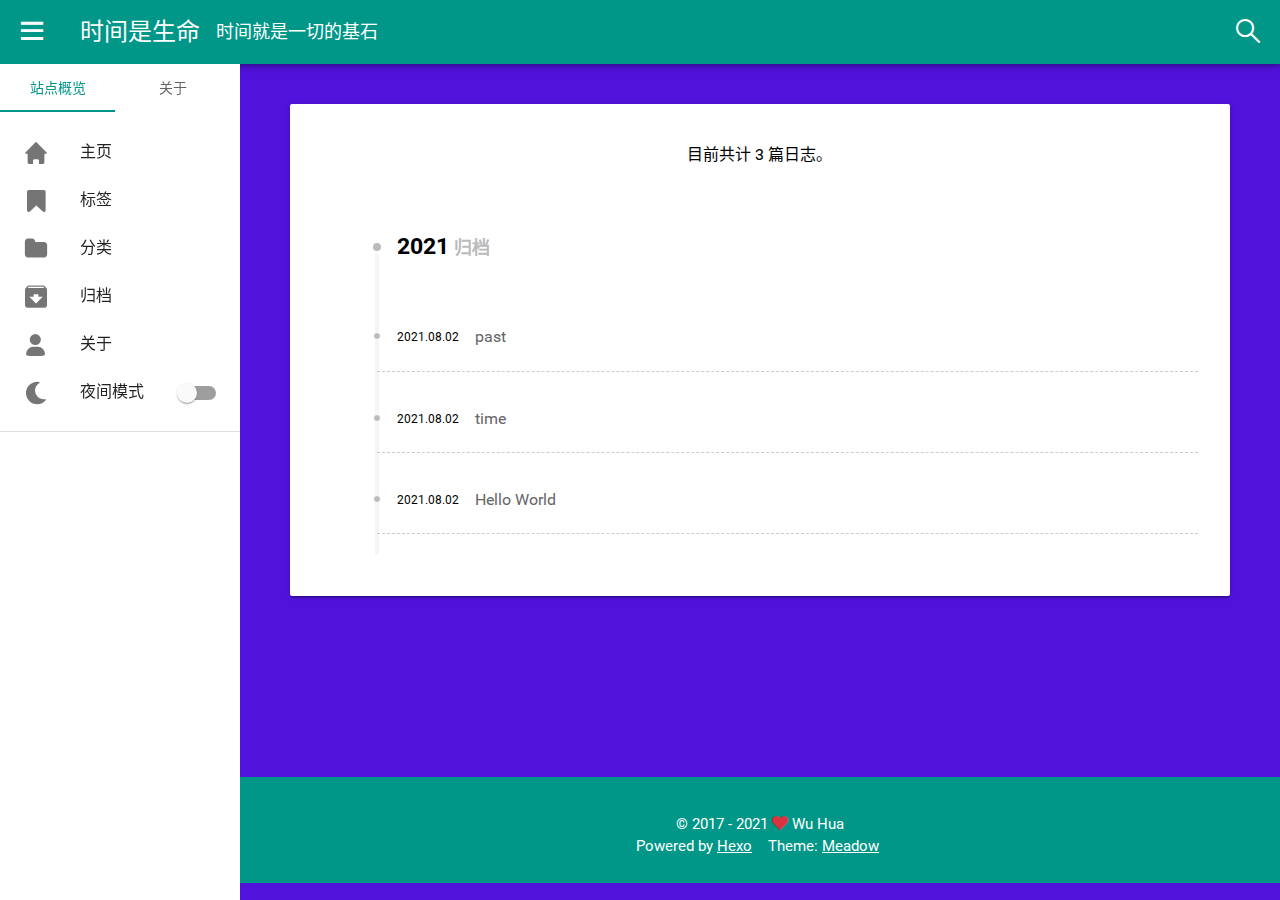
<file: archives/index.html>
<!DOCTYPE html>
<html lang="zh-CN">
<head>
    <meta charset="UTF-8">
    <meta http-equiv="Cache-Control" content="no-siteapp">
    <meta name="viewport" content="width=device-width,initial-scale=1,maximum-scale=1,user-scalable=no">
    
    <meta name="referrer" content="no-referrer-when-downgrade">
    
    <meta name="renderer" content="webkit"/>
    <meta name="force-rendering" content="webkit"/>
    <meta http-equiv="X-UA-Compatible" content="IE=edge,chrome=1"/>
    <script>if (/*@cc_on!@*/false || (!!window.MSInputMethodContext && !!document.documentMode)) window.location.href="https://support.dmeng.net/upgrade-your-browser.html?referrer="+encodeURIComponent(window.location.href); </script>
    
    
        <link rel="preload" crossorigin="crossorigin" href="/fonts/roboto/Roboto-Regular.woff2" as="font">
        <link rel="preload" crossorigin="crossorigin" href="/fonts/roboto/Roboto-Bold.woff2" as="font">
    
    
    
        <link rel="shortcut icon" href="/icons/favicon.ico">
    

    
    
        
<link rel="stylesheet" href="/css/mdui.min.v1.0.0.css">

    
    
<link rel="stylesheet" href="/css/main.css">
<link rel="stylesheet" href="/css/iconfont.css">


    
    

    
        <script data-ad-client="ca-" async src="https://pagead2.googlesyndication.com/pagead/js/adsbygoogle.js"></script>
    












          


    
    
    <title>
          
            时间是生命
        
    </title>
    
    
<meta name="generator" content="Hexo 5.4.0"></head>
<body class="mdui-drawer-body-left mdui-appbar-with-toolbar mdui-theme-primary-teal mdui-theme-accent-blue">
  
  <header class="mdui-appbar mdui-appbar-fixed">
  <div id="toolbar" class="mdui-toolbar mdui-color-theme">
    <button class="mdui-btn mdui-btn-icon" mdui-drawer="{target: '#sidebar', swipe: true}"><i class="iconfont icon-menu"></i></button>
    <a href="/" class="mdui-typo-headline">时间是生命</a>
    <a href="/" class="header-subtitle mdui-typo-headline">时间就是一切的基石</a>
    <div class="mdui-toolbar-spacer"></div>
    <button class="mdui-btn mdui-btn-icon" mdui-dialog="{target: '#search'}" mdui-tooltip="{content: 'search'}"><i class="iconfont icon-search"></i></button>
  </div>
</header>

<div class="mdui-dialog" id="search">
  
    <div class="search-form">
      <input type="search" class="search-form-input" placeholder="请输入关键字" onfocus="listenSearchFunc()">
    </div>
    <div class="search-result" data-resource="/search.xml"></div>
  
</div>

  <aside id="sidebar" class="mdui-drawer">
    <div class="mdui-tab" mdui-tab>
        <a href="#sidebar-tab1" id="sidebartab" class="mdui-ripple mdui-tab-active">站点概览</a>
        <a href="#sidebar-tab2" id="sidebartab" class="mdui-ripple">关于</a>
    </div>

    
    <div id="sidebar-tab1" class="mdui-p-a-1">
        <div class="mdui-list">
            
                
                <a href="/" class="mdui-list-item mdui-ripple">
                    <div class="mdui-list-item-icon">
                        <i class="iconfont icon-home"></i>
                    </div>
                    <div class="mdui-list-item-content">主页</div>
                </a>
            
                
                <a href="/tags/" class="mdui-list-item mdui-ripple">
                    <div class="mdui-list-item-icon">
                        <i class="iconfont icon-bookmark"></i>
                    </div>
                    <div class="mdui-list-item-content">标签</div>
                </a>
            
                
                <a href="/categories/" class="mdui-list-item mdui-ripple">
                    <div class="mdui-list-item-icon">
                        <i class="iconfont icon-folder"></i>
                    </div>
                    <div class="mdui-list-item-content">分类</div>
                </a>
            
                
                <a href="/archives/" class="mdui-list-item mdui-ripple">
                    <div class="mdui-list-item-icon">
                        <i class="iconfont icon-archive"></i>
                    </div>
                    <div class="mdui-list-item-content">归档</div>
                </a>
            
                
                <a href="/about/" class="mdui-list-item mdui-ripple">
                    <div class="mdui-list-item-icon">
                        <i class="iconfont icon-user"></i>
                    </div>
                    <div class="mdui-list-item-content">关于</div>
                </a>
            
            <div class="mdui-list-item mdui-ripple">
                <div class="mdui-list-item-icon">
                    <i class="iconfont icon-moon"></i>
                </div>
                <div class="mdui-list-item-content">夜间模式</div>
                <label class="mdui-switch" id="darkmode">
                  <input type="checkbox" id="nightmode_switch"/>
                  <i class="mdui-switch-icon"></i>
                </label>
            </div>           
        </div>
    </div>

    
    <div id="sidebar-tab2" class="mdui-p-a-1">
        <div class="sidebar-overview">
            <div class="sidebar-avatar">
                
                    <img src="/icons/avatar.gif"/>
                
            </div>
            <div class="sidebar-author-name">Wu Hua</div>
            <div class="sidebar-description">干就完事</div>
        </div>
        <div class="sidebar-links">
            
                
                <div class="mdui-chip">
                    <span class="mdui-chip-icon"><i class="iconfont icon-mail"></i></span>
                    <a href="/1830869070@qq.com" class="mdui-chip-title">E-Mail</a>
                </div>
            
                
                <div class="mdui-chip">
                    <span class="mdui-chip-icon"><i class="iconfont icon-github"></i></span>
                    <a target="_blank" rel="noopener" href="https://github.com/" class="mdui-chip-title">GitHub</a>
                </div>
            
        </div>
        <ul class="mdui-list" mdui-collapse="{accordion: true}">
            <li class="mdui-collapse-item">
                <div class="mdui-collapse-item-header mdui-list-item mdui-ripple">
                    <div class="mdui-list-item-icon">
                        <i class="iconfont icon-link"></i>
                    </div>
                    <div class="mdui-list-item-content">友情链接</div>
                    <div class="mdui-collapse-item-arrow">
                        <i class="mdui-list-item-icon iconfont icon-angle-down"></i>
                    </div>
                </div>
                <ul id="linksList" class="mdui-collapse-item-body mdui-list mdui-list-dense">
                    
                        <a target="_blank" rel="noopener" href="https://garybear.cn/hexo-theme-meadow/" class="mdui-list-item mdui-ripple">
                            Meadow说明文档
                        </a>
                    
                        <a target="_blank" rel="noopener" href="https://www.bilibili.com/" class="mdui-list-item mdui-ripple">
                            学习利器B站
                        </a>
                    
                </ul>
            </li>
        </ul>
    </div>

    <div class="mdui-divider"></div>
    
    
</aside>
  
  <main id="main-contain" class="mdui-container mdui-m-t-5">
    

<div class="mdui-card mdui-p-a-4 mdui-m-b-5">
    <div class="page-describe">
        目前共计 3 篇日志。
    </div>
    <div class="posts-collapse">
        
            
            
                <div class="collection-title">
                    <a href="/archives/2021"><h2>2021<small>归档</small></h2></a>
                </div>
                
            

            <div class="collection-item">
                <h3><a href="/2021/08/02/past/">past</a></h3>
                <time itemprop="dateCreated" datetime=2021-08-02 >
                    2021.08.02
                </time>
            </div>
        
            
            

            <div class="collection-item">
                <h3><a href="/2021/08/02/time/">time</a></h3>
                <time itemprop="dateCreated" datetime=2021-08-02 >
                    2021.08.02
                </time>
            </div>
        
            
            

            <div class="collection-item">
                <h3><a href="/2021/08/02/hello-world/">Hello World</a></h3>
                <time itemprop="dateCreated" datetime=2021-08-02 >
                    2021.08.02
                </time>
            </div>
        
    </div>
</div>


  </main>
  <footer id="footer" class="mdui-text-center mdui-m-t-5 mdui-p-b-2 mdui-p-t-4 mdui-color-theme">
  <div class="mdui-container">
    <div class="mdui-row">
      
        <a href="https://beian.miit.gov.cn" rel="noopener" target="_blank"></a>
      
      <span>
        &copy; 2017 - 2021 
        
          <span style="color:#d9333f" class="iconfont icon-heart"></span>
        
        Wu Hua
      </span>
    </div>
    <div class="mdui-row">
      
        <div class="mdui-col-xs-6 mdui-text-right">
          <span>Powered by <a href="https://hexo.io/" rel="noopener" target="_blank">Hexo</a></span>
        </div>
        <div class="mdui-col-xs-6 mdui-text-left">
          <span>Theme: <a href="https://github.com/kb1000fx/Meadow" rel="noopener" target="_blank">Meadow</a></span>
        </div>
      
    </div>
    <div class="mdui-row">
      
        <div class="mdui-col-xs-6 mdui-text-right">
          <span id="busuanzi_container_site_uv" style="display: none;"> <span class="iconfont icon-user"></span>总访客量 <span id="busuanzi_value_site_uv"></span></span>
        </div>
        <div class="mdui-col-xs-6 mdui-text-left">
          <span id="busuanzi_container_site_pv" style="display: none;"> <span class="iconfont icon-eye"></span>总访问量 <span id="busuanzi_value_site_pv"></span></span>
        </div>
      
    </div>
 </div>
</footer>
  
  <button id="gotop" class="mdui-fab mdui-fab-fixed mdui-fab-hide mdui-ripple mdui-color-teal" style="z-index:100;"><i class="iconfont icon-arrowup"></i></button>
  
  

    <script async src="https://busuanzi.ibruce.info/busuanzi/2.3/busuanzi.pure.mini.js"></script>







    
<script src="/js/mdui.min.v1.0.0.js"></script>




<script src="/js/meadow.js"></script>

</body>
</html >
</file>
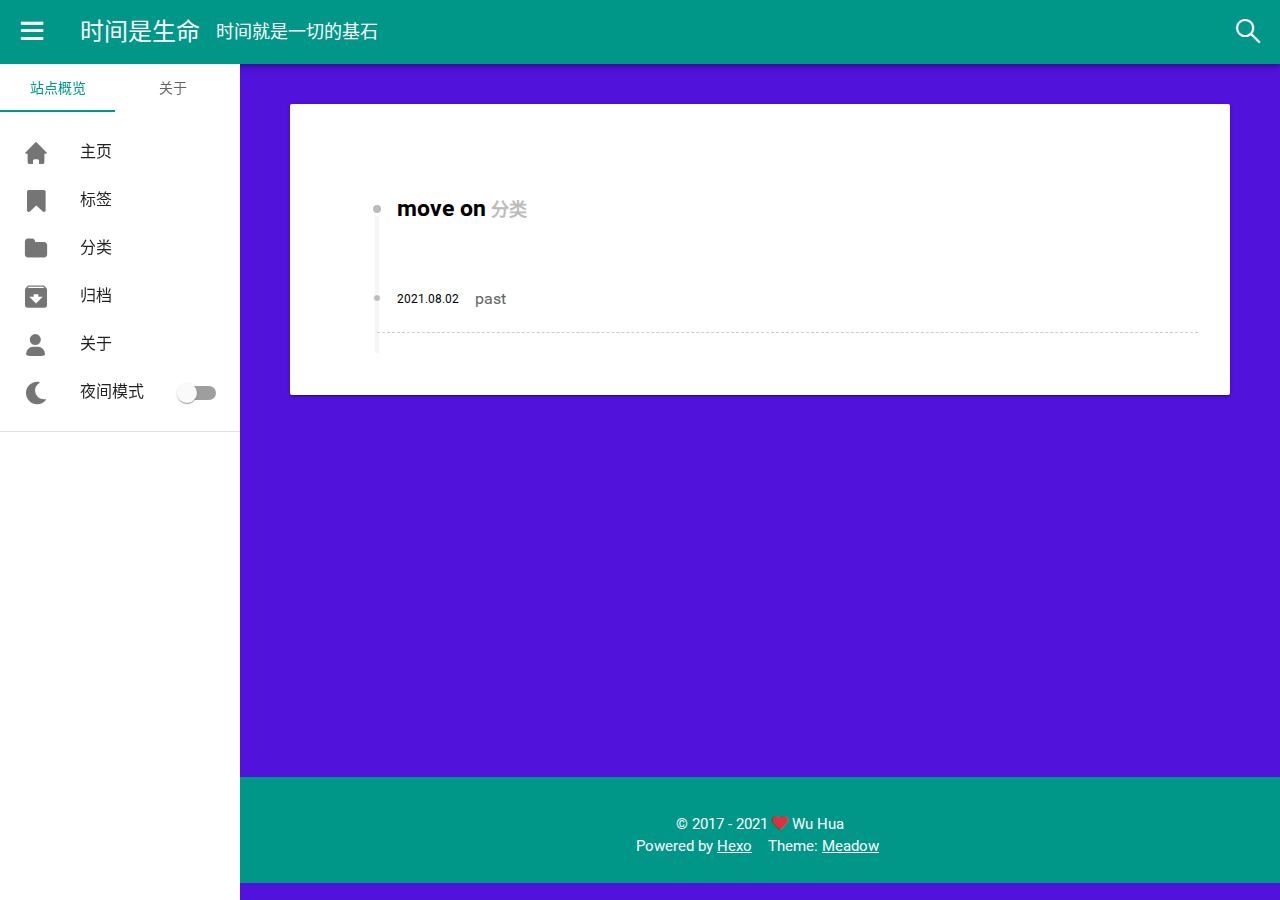
<file: categories/move-on/index.html>
<!DOCTYPE html>
<html lang="zh-CN">
<head>
    <meta charset="UTF-8">
    <meta http-equiv="Cache-Control" content="no-siteapp">
    <meta name="viewport" content="width=device-width,initial-scale=1,maximum-scale=1,user-scalable=no">
    
    <meta name="referrer" content="no-referrer-when-downgrade">
    
    <meta name="renderer" content="webkit"/>
    <meta name="force-rendering" content="webkit"/>
    <meta http-equiv="X-UA-Compatible" content="IE=edge,chrome=1"/>
    <script>if (/*@cc_on!@*/false || (!!window.MSInputMethodContext && !!document.documentMode)) window.location.href="https://support.dmeng.net/upgrade-your-browser.html?referrer="+encodeURIComponent(window.location.href); </script>
    
    
        <link rel="preload" crossorigin="crossorigin" href="/fonts/roboto/Roboto-Regular.woff2" as="font">
        <link rel="preload" crossorigin="crossorigin" href="/fonts/roboto/Roboto-Bold.woff2" as="font">
    
    
    
        <link rel="shortcut icon" href="/icons/favicon.ico">
    

    
    
        
<link rel="stylesheet" href="/css/mdui.min.v1.0.0.css">

    
    
<link rel="stylesheet" href="/css/main.css">
<link rel="stylesheet" href="/css/iconfont.css">


    
    

    
        <script data-ad-client="ca-" async src="https://pagead2.googlesyndication.com/pagead/js/adsbygoogle.js"></script>
    












          


    
    
    <title>
          
            时间是生命
        
    </title>
    
    
<meta name="generator" content="Hexo 5.4.0"></head>
<body class="mdui-drawer-body-left mdui-appbar-with-toolbar mdui-theme-primary-teal mdui-theme-accent-blue">
  
  <header class="mdui-appbar mdui-appbar-fixed">
  <div id="toolbar" class="mdui-toolbar mdui-color-theme">
    <button class="mdui-btn mdui-btn-icon" mdui-drawer="{target: '#sidebar', swipe: true}"><i class="iconfont icon-menu"></i></button>
    <a href="/" class="mdui-typo-headline">时间是生命</a>
    <a href="/" class="header-subtitle mdui-typo-headline">时间就是一切的基石</a>
    <div class="mdui-toolbar-spacer"></div>
    <button class="mdui-btn mdui-btn-icon" mdui-dialog="{target: '#search'}" mdui-tooltip="{content: 'search'}"><i class="iconfont icon-search"></i></button>
  </div>
</header>

<div class="mdui-dialog" id="search">
  
    <div class="search-form">
      <input type="search" class="search-form-input" placeholder="请输入关键字" onfocus="listenSearchFunc()">
    </div>
    <div class="search-result" data-resource="/search.xml"></div>
  
</div>

  <aside id="sidebar" class="mdui-drawer">
    <div class="mdui-tab" mdui-tab>
        <a href="#sidebar-tab1" id="sidebartab" class="mdui-ripple mdui-tab-active">站点概览</a>
        <a href="#sidebar-tab2" id="sidebartab" class="mdui-ripple">关于</a>
    </div>

    
    <div id="sidebar-tab1" class="mdui-p-a-1">
        <div class="mdui-list">
            
                
                <a href="/" class="mdui-list-item mdui-ripple">
                    <div class="mdui-list-item-icon">
                        <i class="iconfont icon-home"></i>
                    </div>
                    <div class="mdui-list-item-content">主页</div>
                </a>
            
                
                <a href="/tags/" class="mdui-list-item mdui-ripple">
                    <div class="mdui-list-item-icon">
                        <i class="iconfont icon-bookmark"></i>
                    </div>
                    <div class="mdui-list-item-content">标签</div>
                </a>
            
                
                <a href="/categories/" class="mdui-list-item mdui-ripple">
                    <div class="mdui-list-item-icon">
                        <i class="iconfont icon-folder"></i>
                    </div>
                    <div class="mdui-list-item-content">分类</div>
                </a>
            
                
                <a href="/archives/" class="mdui-list-item mdui-ripple">
                    <div class="mdui-list-item-icon">
                        <i class="iconfont icon-archive"></i>
                    </div>
                    <div class="mdui-list-item-content">归档</div>
                </a>
            
                
                <a href="/about/" class="mdui-list-item mdui-ripple">
                    <div class="mdui-list-item-icon">
                        <i class="iconfont icon-user"></i>
                    </div>
                    <div class="mdui-list-item-content">关于</div>
                </a>
            
            <div class="mdui-list-item mdui-ripple">
                <div class="mdui-list-item-icon">
                    <i class="iconfont icon-moon"></i>
                </div>
                <div class="mdui-list-item-content">夜间模式</div>
                <label class="mdui-switch" id="darkmode">
                  <input type="checkbox" id="nightmode_switch"/>
                  <i class="mdui-switch-icon"></i>
                </label>
            </div>           
        </div>
    </div>

    
    <div id="sidebar-tab2" class="mdui-p-a-1">
        <div class="sidebar-overview">
            <div class="sidebar-avatar">
                
                    <img src="/icons/avatar.gif"/>
                
            </div>
            <div class="sidebar-author-name">Wu Hua</div>
            <div class="sidebar-description">干就完事</div>
        </div>
        <div class="sidebar-links">
            
                
                <div class="mdui-chip">
                    <span class="mdui-chip-icon"><i class="iconfont icon-mail"></i></span>
                    <a href="/1830869070@qq.com" class="mdui-chip-title">E-Mail</a>
                </div>
            
                
                <div class="mdui-chip">
                    <span class="mdui-chip-icon"><i class="iconfont icon-github"></i></span>
                    <a target="_blank" rel="noopener" href="https://github.com/" class="mdui-chip-title">GitHub</a>
                </div>
            
        </div>
        <ul class="mdui-list" mdui-collapse="{accordion: true}">
            <li class="mdui-collapse-item">
                <div class="mdui-collapse-item-header mdui-list-item mdui-ripple">
                    <div class="mdui-list-item-icon">
                        <i class="iconfont icon-link"></i>
                    </div>
                    <div class="mdui-list-item-content">友情链接</div>
                    <div class="mdui-collapse-item-arrow">
                        <i class="mdui-list-item-icon iconfont icon-angle-down"></i>
                    </div>
                </div>
                <ul id="linksList" class="mdui-collapse-item-body mdui-list mdui-list-dense">
                    
                        <a target="_blank" rel="noopener" href="https://garybear.cn/hexo-theme-meadow/" class="mdui-list-item mdui-ripple">
                            Meadow说明文档
                        </a>
                    
                        <a target="_blank" rel="noopener" href="https://www.bilibili.com/" class="mdui-list-item mdui-ripple">
                            学习利器B站
                        </a>
                    
                </ul>
            </li>
        </ul>
    </div>

    <div class="mdui-divider"></div>
    
    
</aside>
  
  <main id="main-contain" class="mdui-container mdui-m-t-5">
    
    
    


<div class="mdui-card mdui-p-a-4 mdui-m-b-5">
    <div class="posts-collapse">
        <div class="collection-title">
            <h2>move on<small>分类</small></h2>
        </div>
        
            <div class="collection-item">
                <h3><a href="/2021/08/02/past/">past</a></h3>
                <time itemprop="dateCreated" datetime=2021-08-02 >
                    2021.08.02
                </time>
            </div>
        
    </div>
</div>



  </main>
  <footer id="footer" class="mdui-text-center mdui-m-t-5 mdui-p-b-2 mdui-p-t-4 mdui-color-theme">
  <div class="mdui-container">
    <div class="mdui-row">
      
        <a href="https://beian.miit.gov.cn" rel="noopener" target="_blank"></a>
      
      <span>
        &copy; 2017 - 2021 
        
          <span style="color:#d9333f" class="iconfont icon-heart"></span>
        
        Wu Hua
      </span>
    </div>
    <div class="mdui-row">
      
        <div class="mdui-col-xs-6 mdui-text-right">
          <span>Powered by <a href="https://hexo.io/" rel="noopener" target="_blank">Hexo</a></span>
        </div>
        <div class="mdui-col-xs-6 mdui-text-left">
          <span>Theme: <a href="https://github.com/kb1000fx/Meadow" rel="noopener" target="_blank">Meadow</a></span>
        </div>
      
    </div>
    <div class="mdui-row">
      
        <div class="mdui-col-xs-6 mdui-text-right">
          <span id="busuanzi_container_site_uv" style="display: none;"> <span class="iconfont icon-user"></span>总访客量 <span id="busuanzi_value_site_uv"></span></span>
        </div>
        <div class="mdui-col-xs-6 mdui-text-left">
          <span id="busuanzi_container_site_pv" style="display: none;"> <span class="iconfont icon-eye"></span>总访问量 <span id="busuanzi_value_site_pv"></span></span>
        </div>
      
    </div>
 </div>
</footer>
  
  <button id="gotop" class="mdui-fab mdui-fab-fixed mdui-fab-hide mdui-ripple mdui-color-teal" style="z-index:100;"><i class="iconfont icon-arrowup"></i></button>
  
  

    <script async src="https://busuanzi.ibruce.info/busuanzi/2.3/busuanzi.pure.mini.js"></script>







    
<script src="/js/mdui.min.v1.0.0.js"></script>




<script src="/js/meadow.js"></script>

</body>
</html >
</file>
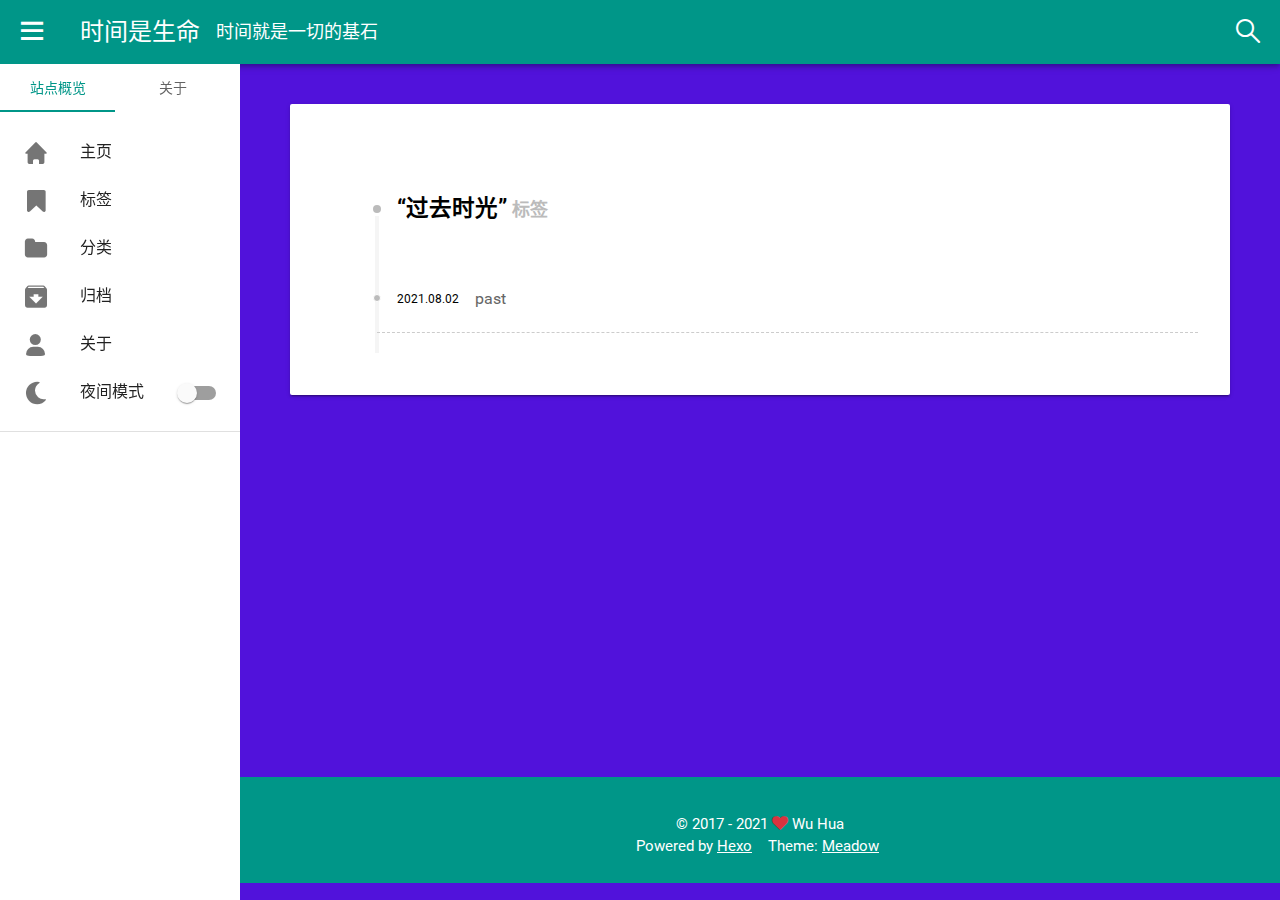
<file: tags/“过去时光”/index.html>
<!DOCTYPE html>
<html lang="zh-CN">
<head>
    <meta charset="UTF-8">
    <meta http-equiv="Cache-Control" content="no-siteapp">
    <meta name="viewport" content="width=device-width,initial-scale=1,maximum-scale=1,user-scalable=no">
    
    <meta name="referrer" content="no-referrer-when-downgrade">
    
    <meta name="renderer" content="webkit"/>
    <meta name="force-rendering" content="webkit"/>
    <meta http-equiv="X-UA-Compatible" content="IE=edge,chrome=1"/>
    <script>if (/*@cc_on!@*/false || (!!window.MSInputMethodContext && !!document.documentMode)) window.location.href="https://support.dmeng.net/upgrade-your-browser.html?referrer="+encodeURIComponent(window.location.href); </script>
    
    
        <link rel="preload" crossorigin="crossorigin" href="/fonts/roboto/Roboto-Regular.woff2" as="font">
        <link rel="preload" crossorigin="crossorigin" href="/fonts/roboto/Roboto-Bold.woff2" as="font">
    
    
    
        <link rel="shortcut icon" href="/icons/favicon.ico">
    

    
    
        
<link rel="stylesheet" href="/css/mdui.min.v1.0.0.css">

    
    
<link rel="stylesheet" href="/css/main.css">
<link rel="stylesheet" href="/css/iconfont.css">


    
    

    
        <script data-ad-client="ca-" async src="https://pagead2.googlesyndication.com/pagead/js/adsbygoogle.js"></script>
    












          


    
    
    <title>
          
            时间是生命
        
    </title>
    
    
<meta name="generator" content="Hexo 5.4.0"></head>
<body class="mdui-drawer-body-left mdui-appbar-with-toolbar mdui-theme-primary-teal mdui-theme-accent-blue">
  
  <header class="mdui-appbar mdui-appbar-fixed">
  <div id="toolbar" class="mdui-toolbar mdui-color-theme">
    <button class="mdui-btn mdui-btn-icon" mdui-drawer="{target: '#sidebar', swipe: true}"><i class="iconfont icon-menu"></i></button>
    <a href="/" class="mdui-typo-headline">时间是生命</a>
    <a href="/" class="header-subtitle mdui-typo-headline">时间就是一切的基石</a>
    <div class="mdui-toolbar-spacer"></div>
    <button class="mdui-btn mdui-btn-icon" mdui-dialog="{target: '#search'}" mdui-tooltip="{content: 'search'}"><i class="iconfont icon-search"></i></button>
  </div>
</header>

<div class="mdui-dialog" id="search">
  
    <div class="search-form">
      <input type="search" class="search-form-input" placeholder="请输入关键字" onfocus="listenSearchFunc()">
    </div>
    <div class="search-result" data-resource="/search.xml"></div>
  
</div>

  <aside id="sidebar" class="mdui-drawer">
    <div class="mdui-tab" mdui-tab>
        <a href="#sidebar-tab1" id="sidebartab" class="mdui-ripple mdui-tab-active">站点概览</a>
        <a href="#sidebar-tab2" id="sidebartab" class="mdui-ripple">关于</a>
    </div>

    
    <div id="sidebar-tab1" class="mdui-p-a-1">
        <div class="mdui-list">
            
                
                <a href="/" class="mdui-list-item mdui-ripple">
                    <div class="mdui-list-item-icon">
                        <i class="iconfont icon-home"></i>
                    </div>
                    <div class="mdui-list-item-content">主页</div>
                </a>
            
                
                <a href="/tags/" class="mdui-list-item mdui-ripple">
                    <div class="mdui-list-item-icon">
                        <i class="iconfont icon-bookmark"></i>
                    </div>
                    <div class="mdui-list-item-content">标签</div>
                </a>
            
                
                <a href="/categories/" class="mdui-list-item mdui-ripple">
                    <div class="mdui-list-item-icon">
                        <i class="iconfont icon-folder"></i>
                    </div>
                    <div class="mdui-list-item-content">分类</div>
                </a>
            
                
                <a href="/archives/" class="mdui-list-item mdui-ripple">
                    <div class="mdui-list-item-icon">
                        <i class="iconfont icon-archive"></i>
                    </div>
                    <div class="mdui-list-item-content">归档</div>
                </a>
            
                
                <a href="/about/" class="mdui-list-item mdui-ripple">
                    <div class="mdui-list-item-icon">
                        <i class="iconfont icon-user"></i>
                    </div>
                    <div class="mdui-list-item-content">关于</div>
                </a>
            
            <div class="mdui-list-item mdui-ripple">
                <div class="mdui-list-item-icon">
                    <i class="iconfont icon-moon"></i>
                </div>
                <div class="mdui-list-item-content">夜间模式</div>
                <label class="mdui-switch" id="darkmode">
                  <input type="checkbox" id="nightmode_switch"/>
                  <i class="mdui-switch-icon"></i>
                </label>
            </div>           
        </div>
    </div>

    
    <div id="sidebar-tab2" class="mdui-p-a-1">
        <div class="sidebar-overview">
            <div class="sidebar-avatar">
                
                    <img src="/icons/avatar.gif"/>
                
            </div>
            <div class="sidebar-author-name">Wu Hua</div>
            <div class="sidebar-description">干就完事</div>
        </div>
        <div class="sidebar-links">
            
                
                <div class="mdui-chip">
                    <span class="mdui-chip-icon"><i class="iconfont icon-mail"></i></span>
                    <a href="/1830869070@qq.com" class="mdui-chip-title">E-Mail</a>
                </div>
            
                
                <div class="mdui-chip">
                    <span class="mdui-chip-icon"><i class="iconfont icon-github"></i></span>
                    <a target="_blank" rel="noopener" href="https://github.com/" class="mdui-chip-title">GitHub</a>
                </div>
            
        </div>
        <ul class="mdui-list" mdui-collapse="{accordion: true}">
            <li class="mdui-collapse-item">
                <div class="mdui-collapse-item-header mdui-list-item mdui-ripple">
                    <div class="mdui-list-item-icon">
                        <i class="iconfont icon-link"></i>
                    </div>
                    <div class="mdui-list-item-content">友情链接</div>
                    <div class="mdui-collapse-item-arrow">
                        <i class="mdui-list-item-icon iconfont icon-angle-down"></i>
                    </div>
                </div>
                <ul id="linksList" class="mdui-collapse-item-body mdui-list mdui-list-dense">
                    
                        <a target="_blank" rel="noopener" href="https://garybear.cn/hexo-theme-meadow/" class="mdui-list-item mdui-ripple">
                            Meadow说明文档
                        </a>
                    
                        <a target="_blank" rel="noopener" href="https://www.bilibili.com/" class="mdui-list-item mdui-ripple">
                            学习利器B站
                        </a>
                    
                </ul>
            </li>
        </ul>
    </div>

    <div class="mdui-divider"></div>
    
    
</aside>
  
  <main id="main-contain" class="mdui-container mdui-m-t-5">
    
    
    


<div class="mdui-card mdui-p-a-4 mdui-m-b-5">
    <div class="posts-collapse">
        <div class="collection-title">
            <h2>“过去时光”<small>标签</small></h2>
        </div>
        
            <div class="collection-item">
                <h3><a href="/2021/08/02/past/">past</a></h3>
                <time itemprop="dateCreated" datetime=2021-08-02 >
                    2021.08.02
                </time>
            </div>
        
    </div>
</div>


  </main>
  <footer id="footer" class="mdui-text-center mdui-m-t-5 mdui-p-b-2 mdui-p-t-4 mdui-color-theme">
  <div class="mdui-container">
    <div class="mdui-row">
      
        <a href="https://beian.miit.gov.cn" rel="noopener" target="_blank"></a>
      
      <span>
        &copy; 2017 - 2021 
        
          <span style="color:#d9333f" class="iconfont icon-heart"></span>
        
        Wu Hua
      </span>
    </div>
    <div class="mdui-row">
      
        <div class="mdui-col-xs-6 mdui-text-right">
          <span>Powered by <a href="https://hexo.io/" rel="noopener" target="_blank">Hexo</a></span>
        </div>
        <div class="mdui-col-xs-6 mdui-text-left">
          <span>Theme: <a href="https://github.com/kb1000fx/Meadow" rel="noopener" target="_blank">Meadow</a></span>
        </div>
      
    </div>
    <div class="mdui-row">
      
        <div class="mdui-col-xs-6 mdui-text-right">
          <span id="busuanzi_container_site_uv" style="display: none;"> <span class="iconfont icon-user"></span>总访客量 <span id="busuanzi_value_site_uv"></span></span>
        </div>
        <div class="mdui-col-xs-6 mdui-text-left">
          <span id="busuanzi_container_site_pv" style="display: none;"> <span class="iconfont icon-eye"></span>总访问量 <span id="busuanzi_value_site_pv"></span></span>
        </div>
      
    </div>
 </div>
</footer>
  
  <button id="gotop" class="mdui-fab mdui-fab-fixed mdui-fab-hide mdui-ripple mdui-color-teal" style="z-index:100;"><i class="iconfont icon-arrowup"></i></button>
  
  

    <script async src="https://busuanzi.ibruce.info/busuanzi/2.3/busuanzi.pure.mini.js"></script>







    
<script src="/js/mdui.min.v1.0.0.js"></script>




<script src="/js/meadow.js"></script>

</body>
</html >
</file>
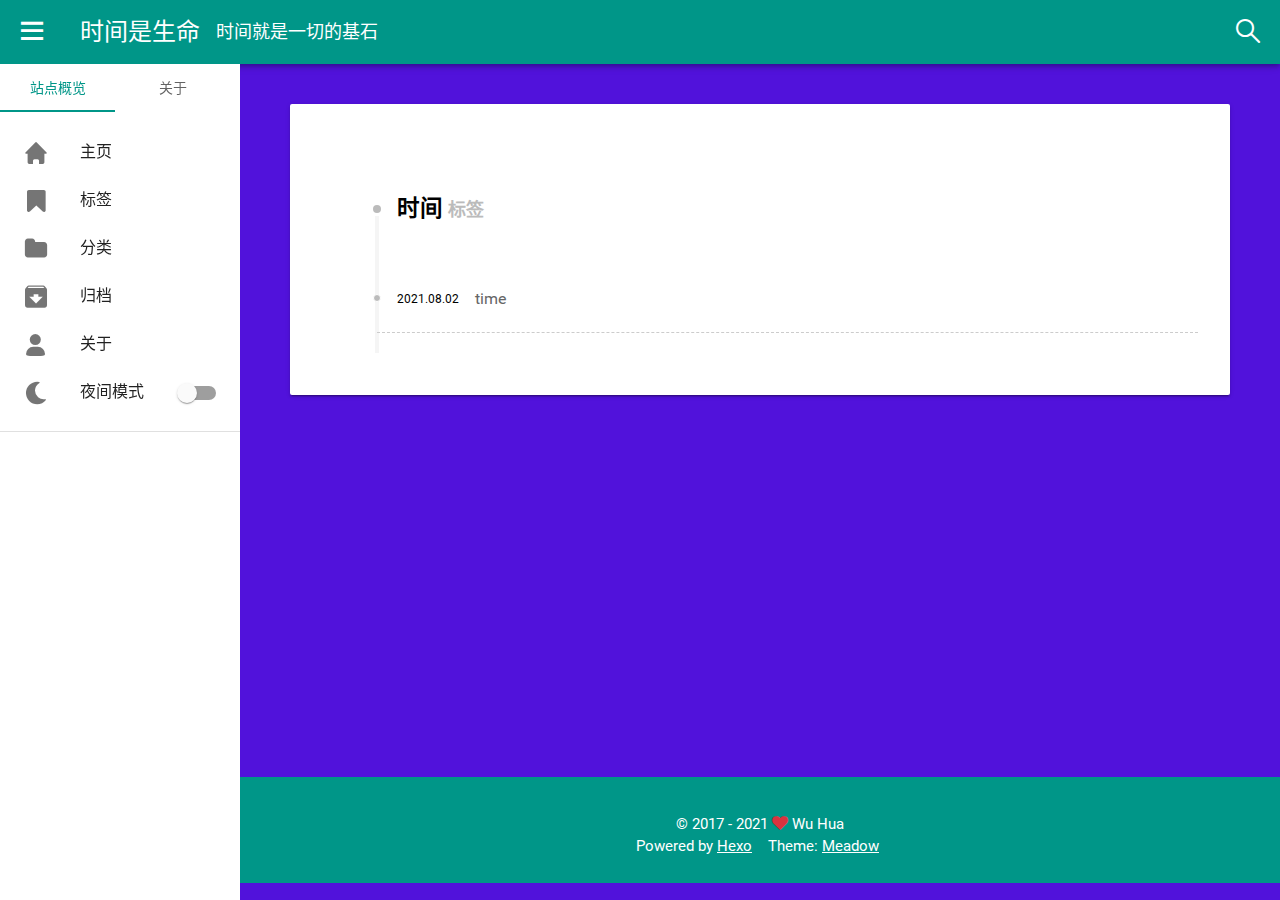
<file: tags/时间/index.html>
<!DOCTYPE html>
<html lang="zh-CN">
<head>
    <meta charset="UTF-8">
    <meta http-equiv="Cache-Control" content="no-siteapp">
    <meta name="viewport" content="width=device-width,initial-scale=1,maximum-scale=1,user-scalable=no">
    
    <meta name="referrer" content="no-referrer-when-downgrade">
    
    <meta name="renderer" content="webkit"/>
    <meta name="force-rendering" content="webkit"/>
    <meta http-equiv="X-UA-Compatible" content="IE=edge,chrome=1"/>
    <script>if (/*@cc_on!@*/false || (!!window.MSInputMethodContext && !!document.documentMode)) window.location.href="https://support.dmeng.net/upgrade-your-browser.html?referrer="+encodeURIComponent(window.location.href); </script>
    
    
        <link rel="preload" crossorigin="crossorigin" href="/fonts/roboto/Roboto-Regular.woff2" as="font">
        <link rel="preload" crossorigin="crossorigin" href="/fonts/roboto/Roboto-Bold.woff2" as="font">
    
    
    
        <link rel="shortcut icon" href="/icons/favicon.ico">
    

    
    
        
<link rel="stylesheet" href="/css/mdui.min.v1.0.0.css">

    
    
<link rel="stylesheet" href="/css/main.css">
<link rel="stylesheet" href="/css/iconfont.css">


    
    

    
        <script data-ad-client="ca-" async src="https://pagead2.googlesyndication.com/pagead/js/adsbygoogle.js"></script>
    












          


    
    
    <title>
          
            时间是生命
        
    </title>
    
    
<meta name="generator" content="Hexo 5.4.0"></head>
<body class="mdui-drawer-body-left mdui-appbar-with-toolbar mdui-theme-primary-teal mdui-theme-accent-blue">
  
  <header class="mdui-appbar mdui-appbar-fixed">
  <div id="toolbar" class="mdui-toolbar mdui-color-theme">
    <button class="mdui-btn mdui-btn-icon" mdui-drawer="{target: '#sidebar', swipe: true}"><i class="iconfont icon-menu"></i></button>
    <a href="/" class="mdui-typo-headline">时间是生命</a>
    <a href="/" class="header-subtitle mdui-typo-headline">时间就是一切的基石</a>
    <div class="mdui-toolbar-spacer"></div>
    <button class="mdui-btn mdui-btn-icon" mdui-dialog="{target: '#search'}" mdui-tooltip="{content: 'search'}"><i class="iconfont icon-search"></i></button>
  </div>
</header>

<div class="mdui-dialog" id="search">
  
    <div class="search-form">
      <input type="search" class="search-form-input" placeholder="请输入关键字" onfocus="listenSearchFunc()">
    </div>
    <div class="search-result" data-resource="/search.xml"></div>
  
</div>

  <aside id="sidebar" class="mdui-drawer">
    <div class="mdui-tab" mdui-tab>
        <a href="#sidebar-tab1" id="sidebartab" class="mdui-ripple mdui-tab-active">站点概览</a>
        <a href="#sidebar-tab2" id="sidebartab" class="mdui-ripple">关于</a>
    </div>

    
    <div id="sidebar-tab1" class="mdui-p-a-1">
        <div class="mdui-list">
            
                
                <a href="/" class="mdui-list-item mdui-ripple">
                    <div class="mdui-list-item-icon">
                        <i class="iconfont icon-home"></i>
                    </div>
                    <div class="mdui-list-item-content">主页</div>
                </a>
            
                
                <a href="/tags/" class="mdui-list-item mdui-ripple">
                    <div class="mdui-list-item-icon">
                        <i class="iconfont icon-bookmark"></i>
                    </div>
                    <div class="mdui-list-item-content">标签</div>
                </a>
            
                
                <a href="/categories/" class="mdui-list-item mdui-ripple">
                    <div class="mdui-list-item-icon">
                        <i class="iconfont icon-folder"></i>
                    </div>
                    <div class="mdui-list-item-content">分类</div>
                </a>
            
                
                <a href="/archives/" class="mdui-list-item mdui-ripple">
                    <div class="mdui-list-item-icon">
                        <i class="iconfont icon-archive"></i>
                    </div>
                    <div class="mdui-list-item-content">归档</div>
                </a>
            
                
                <a href="/about/" class="mdui-list-item mdui-ripple">
                    <div class="mdui-list-item-icon">
                        <i class="iconfont icon-user"></i>
                    </div>
                    <div class="mdui-list-item-content">关于</div>
                </a>
            
            <div class="mdui-list-item mdui-ripple">
                <div class="mdui-list-item-icon">
                    <i class="iconfont icon-moon"></i>
                </div>
                <div class="mdui-list-item-content">夜间模式</div>
                <label class="mdui-switch" id="darkmode">
                  <input type="checkbox" id="nightmode_switch"/>
                  <i class="mdui-switch-icon"></i>
                </label>
            </div>           
        </div>
    </div>

    
    <div id="sidebar-tab2" class="mdui-p-a-1">
        <div class="sidebar-overview">
            <div class="sidebar-avatar">
                
                    <img src="/icons/avatar.gif"/>
                
            </div>
            <div class="sidebar-author-name">Wu Hua</div>
            <div class="sidebar-description">干就完事</div>
        </div>
        <div class="sidebar-links">
            
                
                <div class="mdui-chip">
                    <span class="mdui-chip-icon"><i class="iconfont icon-mail"></i></span>
                    <a href="/1830869070@qq.com" class="mdui-chip-title">E-Mail</a>
                </div>
            
                
                <div class="mdui-chip">
                    <span class="mdui-chip-icon"><i class="iconfont icon-github"></i></span>
                    <a target="_blank" rel="noopener" href="https://github.com/" class="mdui-chip-title">GitHub</a>
                </div>
            
        </div>
        <ul class="mdui-list" mdui-collapse="{accordion: true}">
            <li class="mdui-collapse-item">
                <div class="mdui-collapse-item-header mdui-list-item mdui-ripple">
                    <div class="mdui-list-item-icon">
                        <i class="iconfont icon-link"></i>
                    </div>
                    <div class="mdui-list-item-content">友情链接</div>
                    <div class="mdui-collapse-item-arrow">
                        <i class="mdui-list-item-icon iconfont icon-angle-down"></i>
                    </div>
                </div>
                <ul id="linksList" class="mdui-collapse-item-body mdui-list mdui-list-dense">
                    
                        <a target="_blank" rel="noopener" href="https://garybear.cn/hexo-theme-meadow/" class="mdui-list-item mdui-ripple">
                            Meadow说明文档
                        </a>
                    
                        <a target="_blank" rel="noopener" href="https://www.bilibili.com/" class="mdui-list-item mdui-ripple">
                            学习利器B站
                        </a>
                    
                </ul>
            </li>
        </ul>
    </div>

    <div class="mdui-divider"></div>
    
    
</aside>
  
  <main id="main-contain" class="mdui-container mdui-m-t-5">
    
    
    


<div class="mdui-card mdui-p-a-4 mdui-m-b-5">
    <div class="posts-collapse">
        <div class="collection-title">
            <h2>时间<small>标签</small></h2>
        </div>
        
            <div class="collection-item">
                <h3><a href="/2021/08/02/time/">time</a></h3>
                <time itemprop="dateCreated" datetime=2021-08-02 >
                    2021.08.02
                </time>
            </div>
        
    </div>
</div>


  </main>
  <footer id="footer" class="mdui-text-center mdui-m-t-5 mdui-p-b-2 mdui-p-t-4 mdui-color-theme">
  <div class="mdui-container">
    <div class="mdui-row">
      
        <a href="https://beian.miit.gov.cn" rel="noopener" target="_blank"></a>
      
      <span>
        &copy; 2017 - 2021 
        
          <span style="color:#d9333f" class="iconfont icon-heart"></span>
        
        Wu Hua
      </span>
    </div>
    <div class="mdui-row">
      
        <div class="mdui-col-xs-6 mdui-text-right">
          <span>Powered by <a href="https://hexo.io/" rel="noopener" target="_blank">Hexo</a></span>
        </div>
        <div class="mdui-col-xs-6 mdui-text-left">
          <span>Theme: <a href="https://github.com/kb1000fx/Meadow" rel="noopener" target="_blank">Meadow</a></span>
        </div>
      
    </div>
    <div class="mdui-row">
      
        <div class="mdui-col-xs-6 mdui-text-right">
          <span id="busuanzi_container_site_uv" style="display: none;"> <span class="iconfont icon-user"></span>总访客量 <span id="busuanzi_value_site_uv"></span></span>
        </div>
        <div class="mdui-col-xs-6 mdui-text-left">
          <span id="busuanzi_container_site_pv" style="display: none;"> <span class="iconfont icon-eye"></span>总访问量 <span id="busuanzi_value_site_pv"></span></span>
        </div>
      
    </div>
 </div>
</footer>
  
  <button id="gotop" class="mdui-fab mdui-fab-fixed mdui-fab-hide mdui-ripple mdui-color-teal" style="z-index:100;"><i class="iconfont icon-arrowup"></i></button>
  
  

    <script async src="https://busuanzi.ibruce.info/busuanzi/2.3/busuanzi.pure.mini.js"></script>







    
<script src="/js/mdui.min.v1.0.0.js"></script>




<script src="/js/meadow.js"></script>

</body>
</html >
</file>
<file: css/main.css>
/*Color Var 颜色变量*/
/*Background Color 背景颜色*/
body {
  background: #5112db;
}
.mdui-card {
  background: #fff;
}
h1 {
  font-size: 1.75em !important;
}
h2 {
  font-size: 1.5em !important;
}
/*表格边框*/
table {
  border-collapse: collapse;
}
tr td,
th {
  border: 1px solid #444;
}
/*Dark Mode*/
.mdui-theme-layout-dark #footer {
  background: #212121;
}
/* 页脚位置响应 */
html {
  height: 100%;
}
main {
  min-height: calc(100% - 2 * 40px - 75px - 1.5 * 32px);
}
@media screen and (min-width: 1024px) {
  body {
    height: calc(100% - 64px);
  }
}
@media screen and (min-width: 600px) and (max-width: 1023px) {
  body {
    height: calc(100% - 64px);
  }
}
@media screen and (max-width: 599px) {
  body {
    height: calc(100% - 56px);
  }
}
/* Paginator Style 底部导航栏*/
.pagination {
  display: inline-block;
  padding: 0;
  margin: 0;
}
.pagination a,
.pagination span {
  transition: background-color 0.3s;
  padding: 8px 16px;
  text-decoration: none;
  border-radius: 5px;
}
.pagination a:visited,
.pagination span:visited,
.pagination a:link,
.pagination span:link {
  color: unset;
}
.pagination .current {
  background-color: #4caf50;
  color: #fff;
}
.pagination a:hover:not(.current) {
  background-color: #fff;
}
/* 按钮图标尺寸 */
.mdui-fab .iconfont {
  font-size: 24px;
}
.mdui-btn-icon .iconfont {
  font-size: 24px;
}
/*横向滚动条*/
.math-fluid {
  overflow-x: auto;
}
.mermaid {
  overflow-x: auto;
}
pre,
.highlight {
  background: #2d2d2d;
  margin: 0 -20px;
  padding: 15px 20px;
  border-style: solid;
  border-color: color-border;
  border-width: 1px 0;
  overflow: auto;
  color: #ccc;
  line-height: 22.400000000000002px;
}
.highlight .gutter pre,
.gist .gist-file .gist-data .line-numbers {
  color: #666;
  font-size: 0.85em;
}
pre,
code {
  font-family: "Source Code Pro", Consolas, Monaco, Menlo, Consolas, monospace;
}
code {
  background: color-background;
  text-shadow: 0 1px #fff;
  padding: 0 0.3em;
}
pre code {
  background: none;
  text-shadow: none;
  padding: 0;
}
.highlight pre {
  border: none;
  margin: 0;
  padding: 0;
}
.highlight table {
  margin: 0;
  width: auto;
}
.highlight td {
  border: none;
  padding: 0;
}
.highlight figcaption {
  font-size: 0.85em;
  color: #999;
  line-height: 1em;
  margin-bottom: 1em;
}
.highlight figcaption a {
  float: right;
}
.highlight .gutter pre {
  text-align: right;
  padding-right: 20px;
}
.highlight .line {
  height: 22.400000000000002px;
}
.highlight .line.marked {
  background: #515151;
}
.gist {
  margin: 0 -20px;
  border-style: solid;
  border-color: color-border;
  border-width: 1px 0;
  background: #2d2d2d;
  padding: 15px 20px 15px 0;
}
.gist .gist-file {
  border: none;
  font-family: "Source Code Pro", Consolas, Monaco, Menlo, Consolas, monospace;
  margin: 0;
}
.gist .gist-file .gist-data {
  background: none;
  border: none;
}
.gist .gist-file .gist-data .line-numbers {
  background: none;
  border: none;
  padding: 0 20px 0 0;
}
.gist .gist-file .gist-data .line-data {
  padding: 0 !important;
}
.gist .gist-file .highlight {
  margin: 0;
  padding: 0;
  border: none;
}
.gist .gist-file .gist-meta {
  background: #2d2d2d;
  color: #999;
  font: 0.85em font-sans;
  text-shadow: 0 0;
  padding: 0;
  margin-top: 1em;
  margin-left: 20px;
}
.gist .gist-file .gist-meta a {
  color: color-link;
  font-weight: normal;
}
.gist .gist-file .gist-meta a:hover {
  text-decoration: underline;
}
pre .comment,
pre .title {
  color: #999;
}
pre .variable,
pre .attribute,
pre .tag,
pre .regexp,
pre .ruby .constant,
pre .xml .tag .title,
pre .xml .pi,
pre .xml .doctype,
pre .html .doctype,
pre .css .id,
pre .css .class,
pre .css .pseudo {
  color: #f2777a;
}
pre .number,
pre .preprocessor,
pre .built_in,
pre .literal,
pre .params,
pre .constant {
  color: #f99157;
}
pre .class,
pre .ruby .class .title,
pre .css .rules .attribute {
  color: #9c9;
}
pre .string,
pre .value,
pre .inheritance,
pre .header,
pre .ruby .symbol,
pre .xml .cdata {
  color: #9c9;
}
pre .css .hexcolor {
  color: #6cc;
}
pre .function,
pre .python .decorator,
pre .python .title,
pre .ruby .function .title,
pre .ruby .title .keyword,
pre .perl .sub,
pre .javascript .title,
pre .coffeescript .title {
  color: #69c;
}
pre .keyword,
pre .javascript .function {
  color: #c9c;
}
figure,
.highlight {
  text-align: unset !important;
}
.post-readmore {
  border: 2px solid #4caf50;
}
.post-readmore:hover {
  background-color: #4caf50;
  color: #fff;
}
.post-header {
  text-align: center;
  position: relative;
  padding: 40px 16px 0px 32px;
}
.mdui-card-media-covered .post-header {
  padding: 24px;
}
.post-header .post-header-title {
  text-decoration: none;
  display: block;
  font-size: 28px;
  line-height: 42px;
  opacity: 0.87;
}
.post-header .post-header-title:visited,
.post-header .post-header-title:link {
  color: unset;
}
.post-header .post-header-meta {
  display: block;
  font-size: 14px;
  line-height: 24px;
  opacity: 0.54;
}
.post-header .post-header-meta>span+span::before {
  content: "|";
  margin: 0 0.5em;
}
.post-header .post-header-meta>span>i {
  margin: 0 0.5em 0 0;
}
.post-header .post-header-meta a:visited,
.post-header .post-header-meta a:link {
  color: unset;
}
.post-tags {
  display: inline-flex;
  position: relative;
  left: 0px;
  height: 0;
  font-weight: bold;
  color: #fff;
  border: 15px solid #009688;
  border-right-color: transparent;
  box-shadow: 0 5px 5px -5px #000;
  margin: 5px 0 5px 0;
}
.post-tags>i {
  align-self: center;
  margin: 0 10px 0 0;
}
.post-tags>i>a {
  text-decoration: none;
}
.post-tags>i>a:visited,
.post-tags>i>a:link {
  color: unset;
}
.post-nav-item {
  padding: 10px 0 0 0;
  width: 45%;
  position: relative;
  display: block;
  line-height: 25px;
  font-size: 14px;
  color: #555;
  border-bottom: none;
  text-decoration: none;
}
.post-nav-item:hover {
  color: #222;
  border-bottom: none;
}
.post-nav-item:active {
  top: 2px;
}
.post-nav-item.mdui-float-left {
  text-align: left;
  padding-left: 5px;
}
.post-nav-item.mdui-float-right {
  text-align: right;
  padding-right: 5px;
}
.post-nav-item.mdui-float-right .fa {
  font-size: 12px;
  margin-right: 5px;
}
.post-nav-item.mdui-float-left .fa {
  font-size: 12px;
  margin-left: 5px;
}
.toc-button {
  position: fixed;
  right: 24px;
  top: 60%;
  height: 100%;
}
.toc-button #toc {
  top: -45% !important;
  max-height: 80%;
}
#toc-header {
  display: block;
  height: unset;
  text-align: center;
  font-size: 24px;
  line-height: 36px;
  opacity: 0.87;
}
.toc {
  padding: 0 20px;
  margin: 10px 0;
  text-align: left;
  list-style: none;
  font-size: 14px;
}
.toc a {
  transition-duration: 0.2s;
  transition-timing-function: ease-in-out;
  transition-delay: 0s;
  transition-property: all;
  color: #666;
  border-bottom-color: #ccc;
}
.toc a:visited,
.toc a:link {
  color: unset;
}
.toc a:hover {
  color: #000;
  border-bottom-color: #000;
}
.toc .toc-item {
  overflow: hidden;
  text-overflow: ellipsis;
  line-height: 1.8;
  opacity: 0.87;
}
.toc .toc-item.toc-level-1 {
  opacity: 0.95;
}
.toc ol {
  margin: 0;
  padding: 0 2px 5px 10px;
  text-align: left;
  list-style: none;
  font-size: 14px;
}
.toc ol > ol {
  padding-left: 0;
}
#achieve-abstract {
  padding-bottom: 24px;
  padding-top: 0px;
}
.tag-line-space {
  padding: 15px;
}
#article .mdui-card-content {
  font-size: 16px;
}
.mdui-card-content .post-abstract {
  margin: 0 0 20px 0;
  font-size: 16px;
}
.posts-collapse {
  position: relative;
  z-index: 100;
  margin-left: 55px;
}
.posts-collapse::after {
  content: " ";
  position: absolute;
  top: 20px;
  left: 0;
  margin-left: -2px;
  width: 4px;
  height: 100%;
  background: #f5f5f5;
  z-index: -1;
}
.posts-collapse .collection-title {
  position: relative;
  margin: 60px 0;
}
.posts-collapse .collection-title::before {
  content: " ";
  position: absolute;
  left: 0;
  top: 50%;
  margin-left: -4px;
  margin-top: -4px;
  width: 8px;
  height: 8px;
  background: #bbb;
  border-radius: 50%;
}
.posts-collapse .collection-title h1,
.posts-collapse .collection-title h2 {
  margin-left: 20px;
}
.posts-collapse .collection-title small {
  color: #bbb;
  margin-left: 5px;
}
.posts-collapse .collection-title>a {
  text-decoration: none;
}
.posts-collapse .collection-title>a:visited,
.posts-collapse .collection-title>a:link {
  color: unset;
}
.posts-collapse .collection-item {
  margin: 30px 0;
  position: relative;
  transition-duration: 0.2s;
  transition-timing-function: ease-in-out;
  transition-delay: 0s;
  transition-property: border;
  border-bottom: 1px dashed #ccc;
}
.posts-collapse .collection-item::before {
  content: " ";
  position: absolute;
  left: 0;
  top: 12px;
  width: 6px;
  height: 6px;
  margin-left: -4px;
  background: #bbb;
  border-radius: 50%;
  border: 1px solid #fff;
  transition-duration: 0.2s;
  transition-timing-function: ease-in-out;
  transition-delay: 0s;
  transition-property: background;
}
.posts-collapse .collection-item:hover {
  border-bottom-color: #666;
}
.posts-collapse .collection-item:hover::before {
  background: #222;
}
.posts-collapse .collection-item h3 {
  padding: 8px;
  margin-left: 90px;
  font-size: 16px;
  font-weight: normal;
  line-height: inherit;
}
.posts-collapse .collection-item h3::after {
  margin-left: 3px;
  opacity: 0.6;
}
.posts-collapse .collection-item h3 a {
  color: #666;
  border-bottom: none;
  text-decoration: none;
}
.posts-collapse .collection-item time {
  position: absolute;
  font-size: 12px;
  left: 20px;
  top: 11px;
}
@media (max-width: 767px) {
  .posts-collapse {
    margin: 0 20px;
  }
}
.tags-contain {
  margin: 20px 60px;
  padding: 0;
}
.tags-contain .tags-chip {
  margin: 10px 10px;
}
.tags-contain .tags-chip>a {
  text-decoration: none;
}
.tags-contain .tags-chip>a:visited,
.tags-contain .tags-chip>a:link {
  color: unset;
}
.page-describe {
  text-align: center;
  padding: 10px;
  font-size: 16px;
}
.category-list {
  margin: 20px 60px;
  padding: 0;
  list-style: none;
}
.category-list .category-list-item {
  margin: 5px 10px;
}
.category-list .category-list-item .category-list-link {
  font-size: 16px;
  line-height: 32px;
}
.category-list .category-list-item .category-list-link:visited,
.category-list .category-list-item .category-list-link:link {
  color: unset;
}
.category-list .category-list-count {
  color: #bbb;
}
.category-list .category-list-count::before {
  display: inline;
  content: " (";
}
.category-list .category-list-count::after {
  display: inline;
  content: ") ";
}
.category-list .category-list-child {
  padding-left: 10px;
}
.header-subtitle {
  margin: 0;
  font-size: 18px;
}
.adsense-contain {
  margin: 10px;
}
#footer .mdui-row {
  margin: 5px 0;
}
#footer .mdui-row a:visited,
#footer .mdui-row a:link {
  color: unset;
}
#sidebar {
  background-color: #fff;
  overflow: hidden;
}
#sidebar #sidebartab {
  width: 48%;
  min-width: unset;
}
#sidebar::-webkit-scrollbar {
  display: none;
}
.mdui-theme-layout-dark #sidebar {
  background: #212121;
}
.sidebar-overview .sidebar-avatar {
  display: block;
  margin: 0 auto;
  max-width: 60%;
  height: auto;
}
.sidebar-overview .sidebar-avatar>img {
  width: auto;
  height: auto;
  max-width: 100%;
  max-height: 100%;
  border: 1px solid #eee;
}
.sidebar-overview .sidebar-author-name {
  margin: 0;
  text-align: center;
  color: #222;
  font-size: 16px;
  line-height: 32px;
  font-weight: 600;
}
.sidebar-overview .sidebar-description {
  white-space: normal;
  margin-top: 0;
  text-align: center;
  font-size: 14px;
  color: #999;
}
.sidebar-links {
  display: flex;
  flex-wrap: wrap;
  justify-content: center;
  margin-top: 20px;
}
.sidebar-links .mdui-chip {
  margin: 5px;
}
.sidebar-links .mdui-chip>a {
  padding-left: 6px;
  text-decoration: none;
}
.sidebar-links .mdui-chip>a:visited,
.sidebar-links .mdui-chip>a:link {
  color: unset;
}
.mdui-list-item-icon .iconfont {
  font-size: 24px;
}
.mdui-chip .mdui-chip-icon .iconfont {
  font-size: 22px;
}
#linksList {
  overflow-y: auto;
  max-height: calc(100vh - 414px);
}
#linksList::-webkit-scrollbar {
  display: none;
}
#search {
  min-height: 80%;
}
.search-form {
  width: 100%;
  height: 50px;
  background-color: #009688;
}
.search-form-input {
  width: calc(100% - 32px);
  height: calc(100% - 16px);
  margin: 8px 16px;
  padding: 0 8px;
  border: none;
  outline: none;
  font-size: 15px;
  line-height: normal;
  border-radius: 2px;
  color: #fff;
  background: rgba(255,255,255,0.15);
  -webkit-appearance: none;
  -moz-appearance: none;
  appearance: none;
  -webkit-box-shadow: none;
  box-shadow: none;
  -webkit-transition: all 0.2s cubic-bezier(0.4, 0, 0.2, 1);
  -o-transition: all 0.2s cubic-bezier(0.4, 0, 0.2, 1);
  transition: all 0.2s cubic-bezier(0.4, 0, 0.2, 1);
}
.search-form-input:hover {
  background: rgba(255,255,255,0.3);
}
.search-form-input:focus {
  color: rgba(0,0,0,0.87);
  background: #fff;
}
.search-form-submit {
  display: none !important;
}
.search-result {
  width: 100%;
  height: calc(100% - 50px);
  overflow-y: scroll;
}
.search-result-list {
  width: 80%;
  padding: 16px 10%;
  word-break: break-all;
}
.search-result-list>li {
  list-style: none;
  margin-bottom: 24px;
  border-bottom: 1px solid rgba(0,0,0,0.12);
}
.search-result-list>li:last-child {
  border-bottom: none;
}
.mdui-theme-layout-dark .search-result-list>li {
  border-color: rgba(255,255,255,0.12);
}
.search-result-title {
  color: #009688;
  text-decoration: none;
}
.search-result-title:hover,
.search-result-title:focus {
  border-bottom: 1px solid;
}
.search-result-content {
  font-size: 13px;
  color: #9e9e9e;
}
.search-result-keyword {
  font-style: normal;
  color: #fff;
  background: #009688;
}
</file>
<file: css/iconfont.css>
@font-face {font-family: "iconfont";
  src: url('iconfont.eot?t=1605442824311'); /* IE9 */
  src: url('iconfont.eot?t=1605442824311#iefix') format('embedded-opentype'), /* IE6-IE8 */
  url('[data-uri]') format('woff2'),
  url('iconfont.woff?t=1605442824311') format('woff'),
  url('iconfont.ttf?t=1605442824311') format('truetype'), /* chrome, firefox, opera, Safari, Android, iOS 4.2+ */
  url('iconfont.svg?t=1605442824311#iconfont') format('svg'); /* iOS 4.1- */
}

.iconfont {
  font-family: "iconfont" !important;
  font-size: 16px;
  font-style: normal;
  -webkit-font-smoothing: antialiased;
  -moz-osx-font-smoothing: grayscale;
}

.icon-steam:before {
  content: "\e887";
}

.icon-github:before {
  content: "\e691";
}

.icon-telegram:before {
  content: "\ecd5";
}

.icon-apple:before {
  content: "\e6bc";
}

.icon-playstation:before {
  content: "\e6df";
}

.icon-android:before {
  content: "\e616";
}

.icon-xbox:before {
  content: "\f26c";
}

.icon-battle-net:before {
  content: "\e602";
}

.icon-epicgames:before {
  content: "\eb8a";
}

.icon-ubisoft:before {
  content: "\ecf2";
}

.icon-quora:before {
  content: "\f218";
}

.icon-leetcode:before {
  content: "\ebf2";
}

.icon-netease:before {
  content: "\e68a";
}

.icon-rss:before {
  content: "\e778";
}

.icon-bilibili:before {
  content: "\e93e";
}

.icon-drop:before {
  content: "\e657";
}

.icon-article-line:before {
  content: "\e76c";
}

.icon-fish:before {
  content: "\efd7";
}

.icon-box:before {
  content: "\e604";
}

.icon-file:before {
  content: "\e80c";
}

.icon-blog:before {
  content: "\e891";
}

.icon-bin:before {
  content: "\e62f";
}

.icon-angle-down:before {
  content: "\e666";
}

.icon-tools:before {
  content: "\ed5f";
}

.icon-link:before {
  content: "\e601";
}

.icon-angle-left:before {
  content: "\e7a0";
}

.icon-angle-right:before {
  content: "\e7a1";
}

.icon-gallery:before {
  content: "\e6ff";
}

.icon-share:before {
  content: "\ec57";
}

.icon-menu:before {
  content: "\e615";
}

.icon-arrowup:before {
  content: "\e695";
}

.icon-list:before {
  content: "\e706";
}

.icon-search:before {
  content: "\e93d";
}

.icon-heartbeat:before {
  content: "\e7f1";
}

.icon-facebook:before {
  content: "\e600";
}

.icon-stack-overflow:before {
  content: "\ec1d";
}

.icon-qq:before {
  content: "\e60a";
}

.icon-twitter:before {
  content: "\e63d";
}

.icon-twitch:before {
  content: "\e870";
}

.icon-vk:before {
  content: "\e88c";
}

.icon-youtube:before {
  content: "\e8a7";
}

.icon-wechat:before {
  content: "\e758";
}

.icon-skype:before {
  content: "\e6fc";
}

.icon-paypal:before {
  content: "\e6ee";
}

.icon-discord:before {
  content: "\e66f";
}

.icon-alipay:before {
  content: "\e70a";
}

.icon-Instagram:before {
  content: "\e60d";
}

.icon-zhihu:before {
  content: "\e765";
}

.icon-mail:before {
  content: "\e608";
}

.icon-dollar:before {
  content: "\e6c0";
}

.icon-bookmark:before {
  content: "\e658";
}

.icon-tag:before {
  content: "\e843";
}

.icon-weibo:before {
  content: "\e892";
}

.icon-home:before {
  content: "\e62a";
}

.icon-archive:before {
  content: "\e94a";
}

.icon-moon:before {
  content: "\e80e";
}

.icon-folder:before {
  content: "\e682";
}

.icon-heart:before {
  content: "\eb17";
}

.icon-calendar:before {
  content: "\e664";
}

.icon-calendar-check:before {
  content: "\e665";
}

.icon-eye:before {
  content: "\e61a";
}

.icon-user:before {
  content: "\e622";
}
</file>
